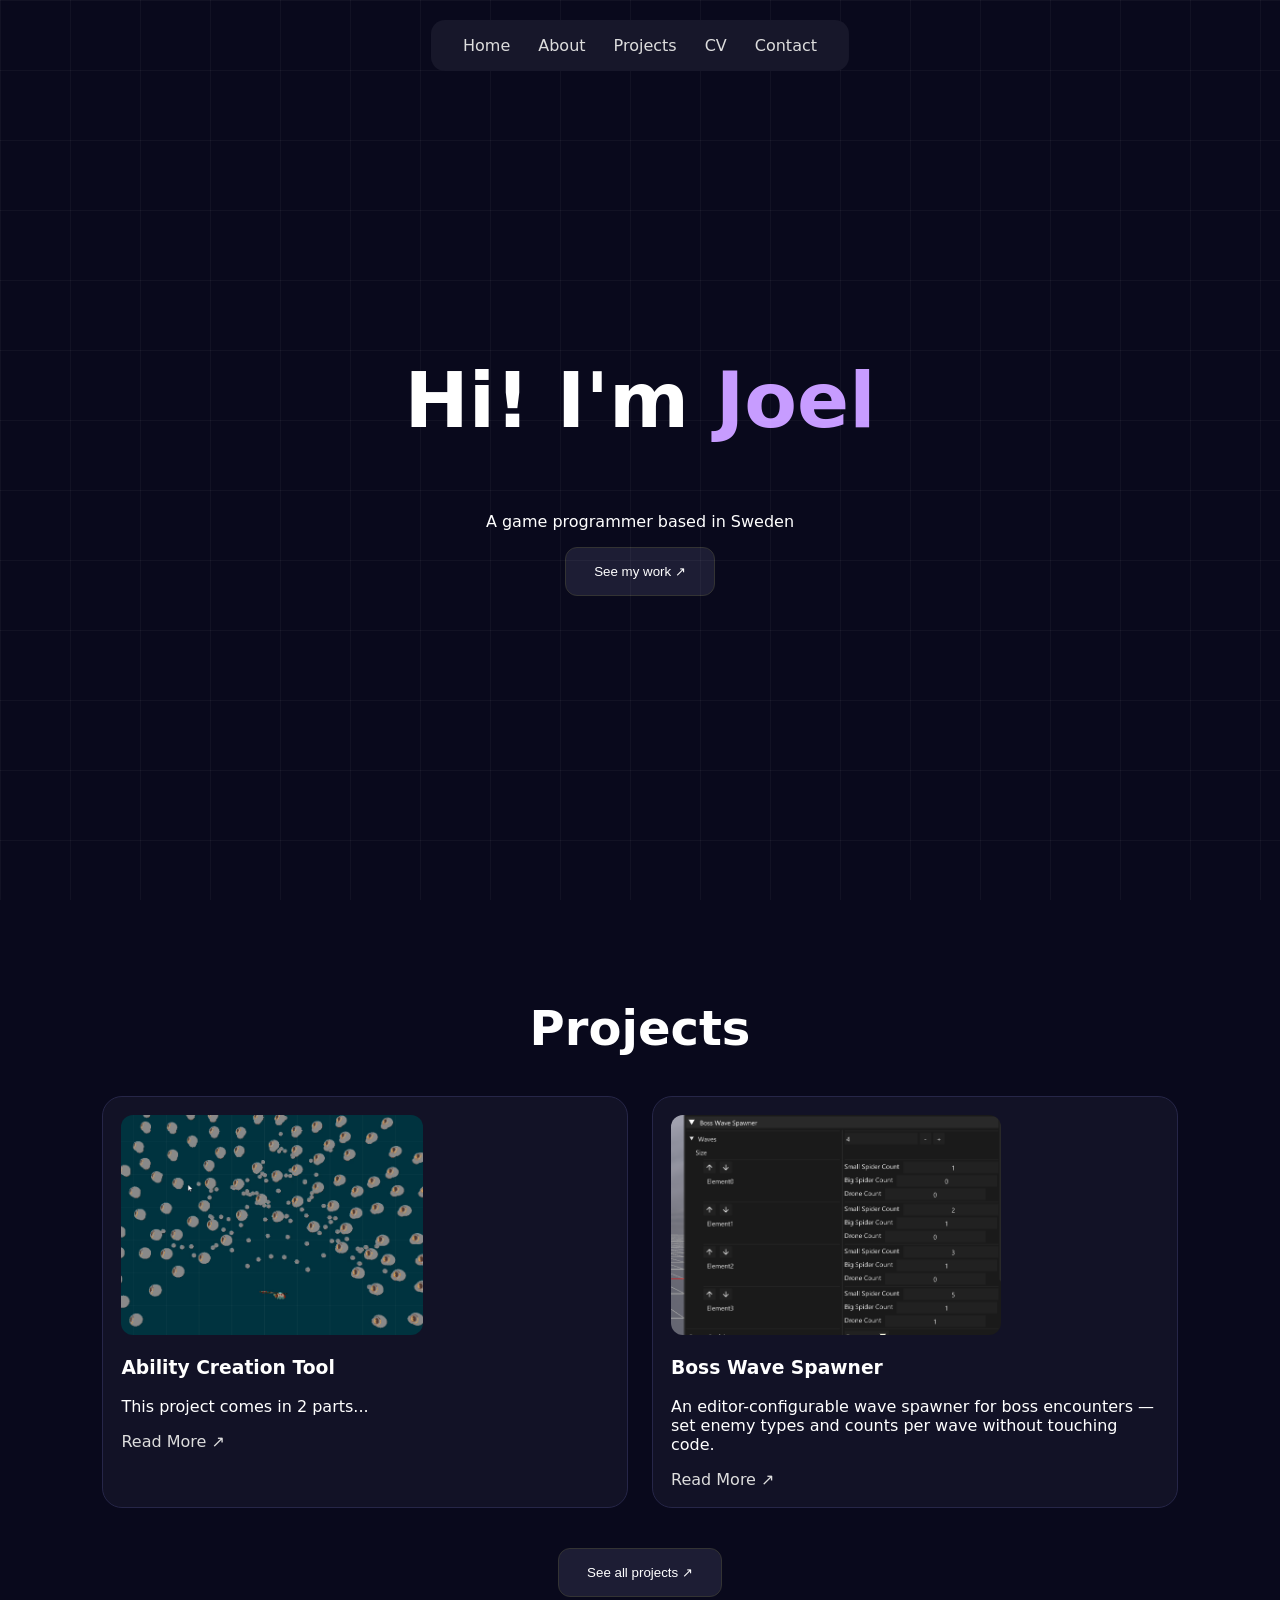
<file: index.html>
<!DOCTYPE html><html><head><meta charset="utf-8"><meta name="viewport" content="width=device-width,initial-scale=1"><link rel="stylesheet" href="css/style.css"><title>Portfolio</title></head><body>
<nav><a href="index.html">Home</a><a href="about.html">About</a><a href="projects.html">Projects</a><a href="cv.pdf" download>CV</a><a href="contact.html">Contact</a></nav>
<header class="hero"><h1>Hi! I'm <span>Joel</span></h1><p>A game programmer based in Sweden</p><button onclick="window.location='projects.html'">See my work ↗</button></header>
<section><h2>Projects</h2>
<div class="grid">
<article class="card">
<img src="media/project1mini.png" class="img" style="object-fit:cover;">
<h3>Ability Creation Tool</h3><p>This project comes in 2 parts...</p><a href="project-1.html">Read More ↗</a></article><article class="card"> <img src="media/project2mini.png" class="img" style="object-fit:cover;">
<h3>Boss Wave Spawner</h3><p>An editor-configurable wave spawner for boss encounters — set enemy types and counts per wave without touching code.</p><a href="project-2.html">Read More ↗</a></article></div>
<div style="text-align:center;margin-top:40px"><button onclick="window.location='projects.html'">See all projects ↗</button></div>
</section>
<!--<section><h2>My <span>work experience</span></h2><div class="grid small"><article class="card small"><div class="icon"></div><div><h3>TBD</h3><p>Yup..</p></div></article><article class="card small"><div class="icon"></div><div><h3>TBD</h3><p>Yup..</p></div></article><article class="card small"><div class="icon"></div><div><h3>TBD</h3><p>Yup..</p></div></article><article class="card small"><div class="icon"></div><div><h3>TBD</h3><p>Yup..</p></div></article></div></section>-->
<footer></footer>
<script src="js/main.js"></script></body></html>
</file>
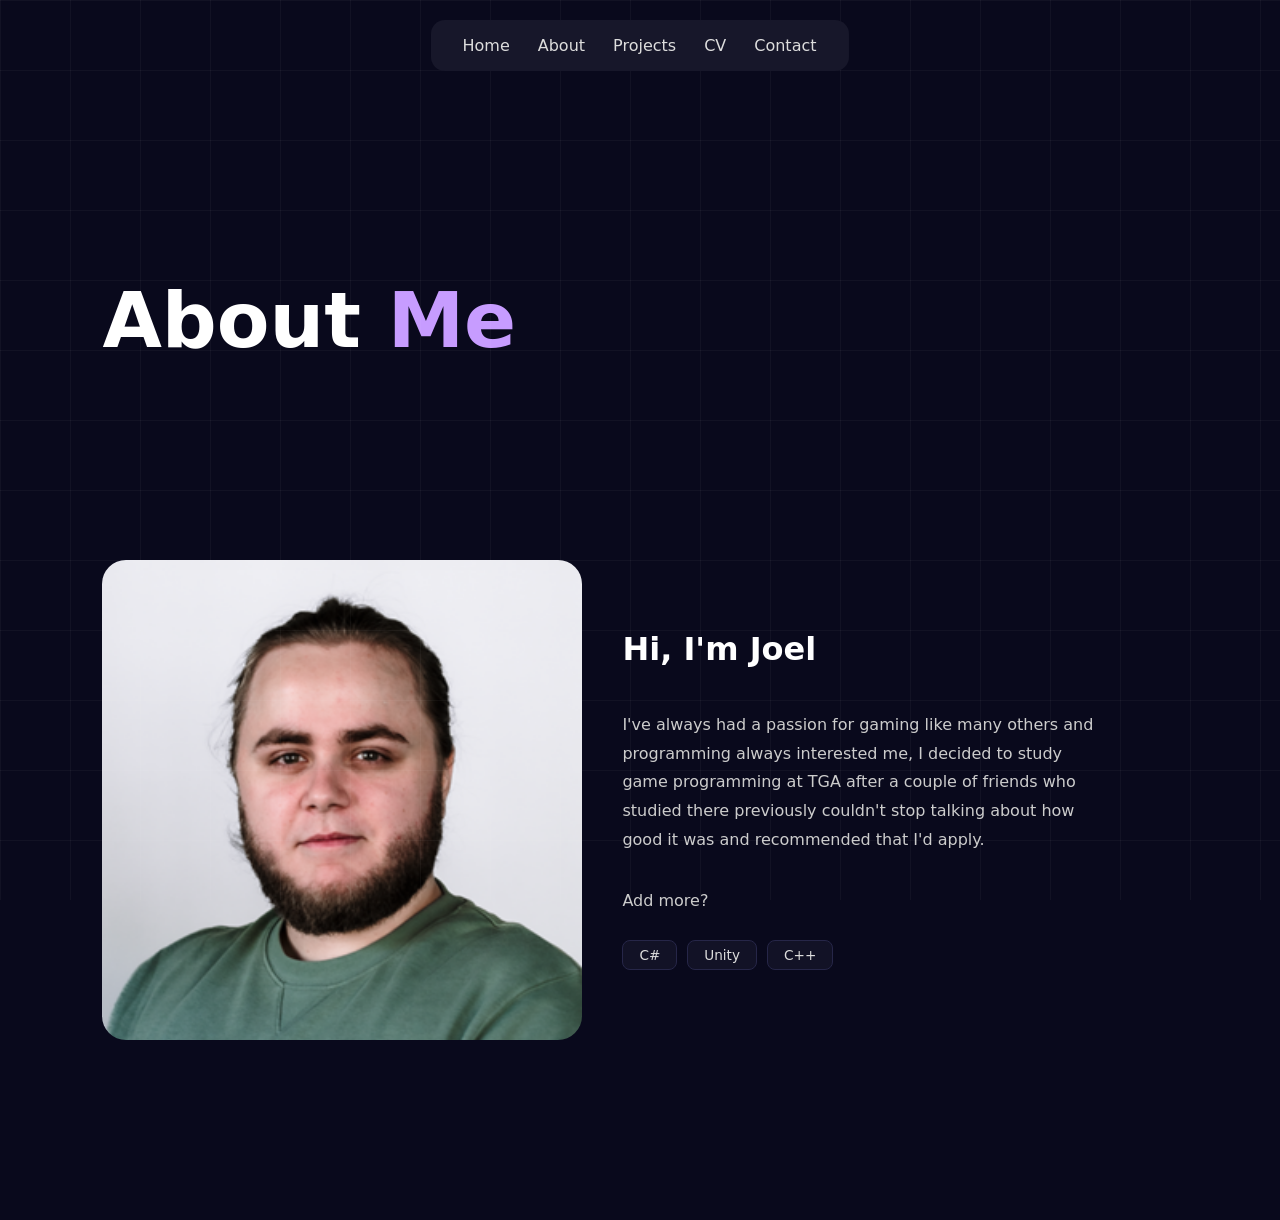
<file: about.html>
<!DOCTYPE html><html><head><meta charset="utf-8"><meta name="viewport" content="width=device-width,initial-scale=1"><link rel="stylesheet" href="css/style.css"><style>
.page-hero{min-height:40vh;display:flex;flex-direction:column;justify-content:center;padding:140px 8% 60px}
.page-hero p{color:#aaa;font-size:1.15rem;max-width:560px;line-height:1.7;margin-top:16px}
.about-grid{display:grid;grid-template-columns:1fr 1fr;gap:40px;max-width:1000px}
.avatar{width:100%;aspect-ratio:1;background:linear-gradient(135deg,#2a2a50,#0d0d1f);border-radius:24px}
.about-text{display:flex;flex-direction:column;justify-content:center}
.about-text p{color:#ccc;line-height:1.8;margin-bottom:16px}
.skills{display:flex;flex-wrap:wrap;gap:10px;margin-top:8px}
.skill{padding:6px 16px;background:#121226;border:1px solid #262648;border-radius:8px;font-size:.85rem;color:#ddd}
@media(max-width:640px){.about-grid{grid-template-columns:1fr}}
</style><title>About — Portfolio</title></head><body>
<nav>
  <a href="index.html">Home</a><a href="about.html">About</a>
  <a href="projects.html">Projects</a>
  <a href="cv.pdf" download>CV</a>
  <a href="contact.html">Contact</a>
</nav>
<div class="page-hero">
  <h1>About <span>Me</span></h1>
  <!--<p>A little bit about who I am, what I do, and what drives me.</p>-->
</div>
<section style="padding-top:0">
  <div class="about-grid">
    <img src="media/selfie.png" alt="Joel" class="avatar" style="object-fit:cover">
    <div class="about-text">
      <h2 style="text-align:left;font-size:2rem;margin-top:0">Hi, I'm Joel</h2>
      <p>I've always had a passion for gaming like many others and programming always interested me, 
	  I decided to study game programming at TGA after a couple of friends who studied there previously couldn't stop talking about how good it was and recommended that I'd apply.</p>
     <!-- <p>A second paragraph about your interests, side projects, or what you're currently working on.</p>-->
	 <p>Add more?</p>
      <div class="skills">
        <span class="skill">C#</span>
        <span class="skill">Unity</span>
        <span class="skill">C++</span>
      </div>
    </div>
  </div>
</section>
<footer></footer>
<script src="js/main.js"></script></body></html>
</file>
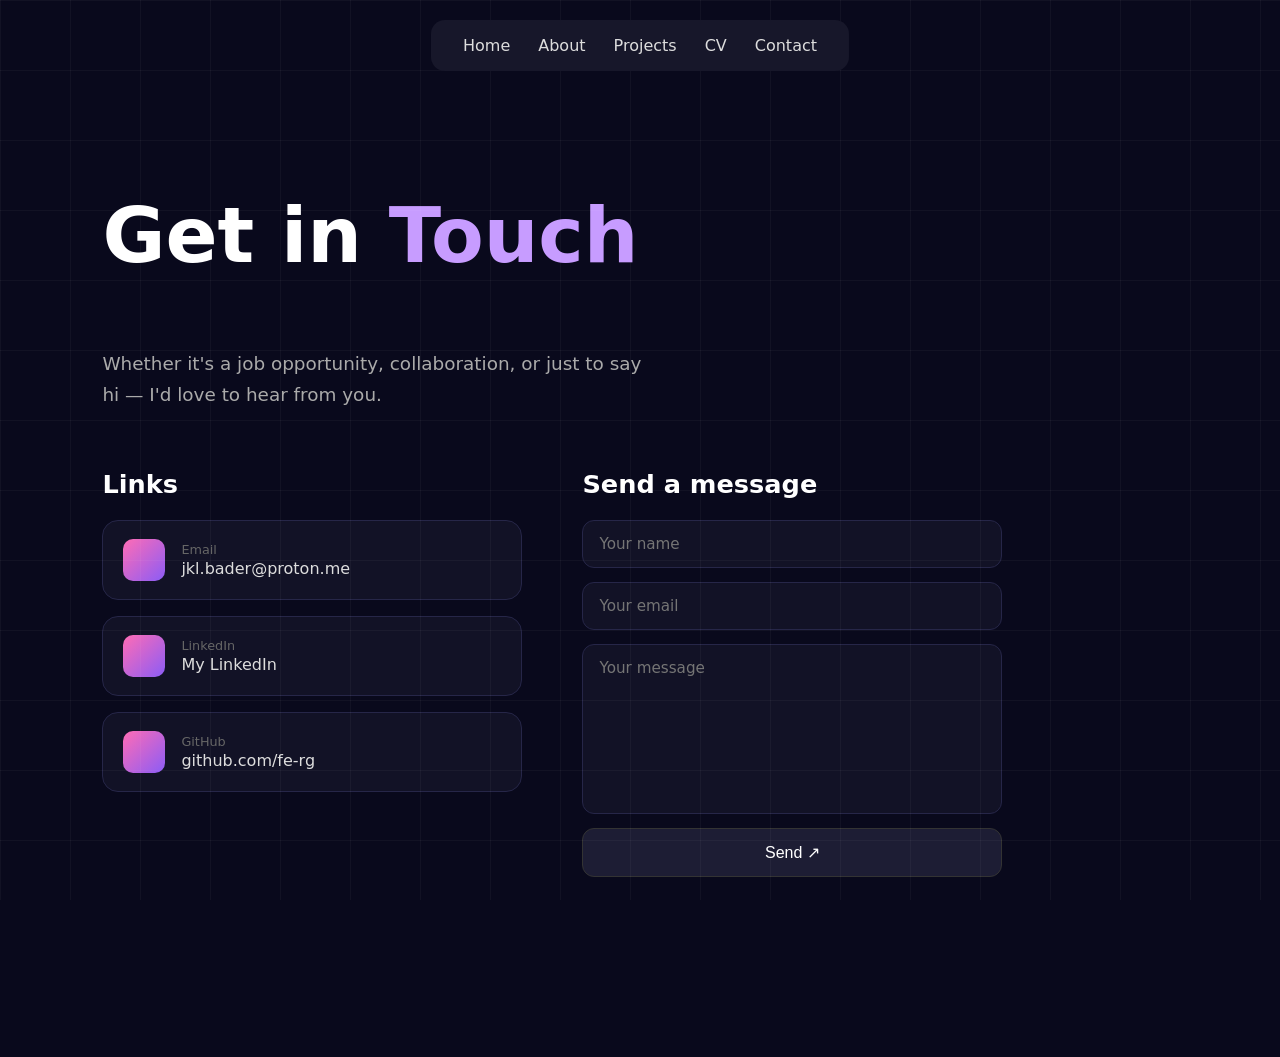
<file: contact.html>
<!DOCTYPE html><html><head><meta charset="utf-8"><meta name="viewport" content="width=device-width,initial-scale=1"><link rel="stylesheet" href="css/style.css"><style>
.page-hero{min-height:30vh;display:flex;flex-direction:column;justify-content:center;padding:140px 8% 40px}
.page-hero p{color:#aaa;font-size:1.15rem;max-width:560px;line-height:1.7;margin-top:16px}
.contact-grid{display:grid;grid-template-columns:1fr 1fr;gap:60px;max-width:900px;align-items:start}
.contact-links{display:flex;flex-direction:column;gap:16px;margin-top:8px}
.contact-link{display:flex;align-items:center;gap:16px;padding:18px 20px;background:#121226;border:1px solid #262648;border-radius:16px;color:#ddd;text-decoration:none;transition:border-color .2s}
.contact-link:hover{border-color:#c79cff}
.link-icon{width:42px;height:42px;border-radius:10px;background:linear-gradient(135deg,#ff6cb5,#8b5cf6);flex-shrink:0}
.link-body small{display:block;color:#666;font-size:.8rem;margin-bottom:2px}
.form{display:flex;flex-direction:column;gap:14px}
.form input,.form textarea{background:#121226;border:1px solid #262648;border-radius:12px;padding:14px 16px;color:#fff;font-family:inherit;font-size:.95rem;outline:none;transition:border-color .2s;resize:none}
.form input:focus,.form textarea:focus{border-color:#c79cff}
.form textarea{height:140px}
.form button{padding:14px;background:#1d1d34;color:#fff;border:1px solid #333;border-radius:12px;font-size:1rem;cursor:pointer;transition:border-color .2s}
.form button:hover{border-color:#c79cff}
@media(max-width:640px){.contact-grid{grid-template-columns:1fr}}
</style><title>Contact — Portfolio</title></head><body>
<nav>
  <a href="index.html">Home</a><a href="about.html">About</a>
  <a href="projects.html">Projects</a>
  <a href="cv.pdf" download>CV</a>
  <a href="contact.html">Contact</a>
</nav>
<div class="page-hero">
  <h1>Get in <span>Touch</span></h1>
  <p>Whether it's a job opportunity, collaboration, or just to say hi — I'd love to hear from you.</p>
</div>
<section style="padding-top:0">
  <div class="contact-grid">
    <div>
      <h2 style="text-align:left;font-size:1.6rem;margin-top:0">Links</h2>
      <div class="contact-links">
        <a href="mailto:jkl.bader@proton.me" class="contact-link">
          <div class="link-icon"></div>
          <div class="link-body"><small>Email</small>jkl.bader@proton.me</div>
        </a>
        <a href="https://www.linkedin.com/in/joel-bader/" target="_blank" class="contact-link">
          <div class="link-icon"></div>
          <div class="link-body"><small>LinkedIn</small>My LinkedIn</div>
        </a>
        <a href="https://github.com/temp" target="_blank" class="contact-link">
          <div class="link-icon"></div>
          <div class="link-body"><small>GitHub</small>github.com/fe-rg</div>
        </a>
      </div>
    </div>
    <div>
      <h2 style="text-align:left;font-size:1.6rem;margin-top:0">Send a message</h2>
      <div class="form">
        <input type="text" placeholder="Your name">
        <input type="email" placeholder="Your email">
        <textarea placeholder="Your message"></textarea>
        <button>Send ↗</button>
      </div>
    </div>
  </div>
</section>
<footer></footer>
<script src="js/main.js"></script></body></html>
</file>
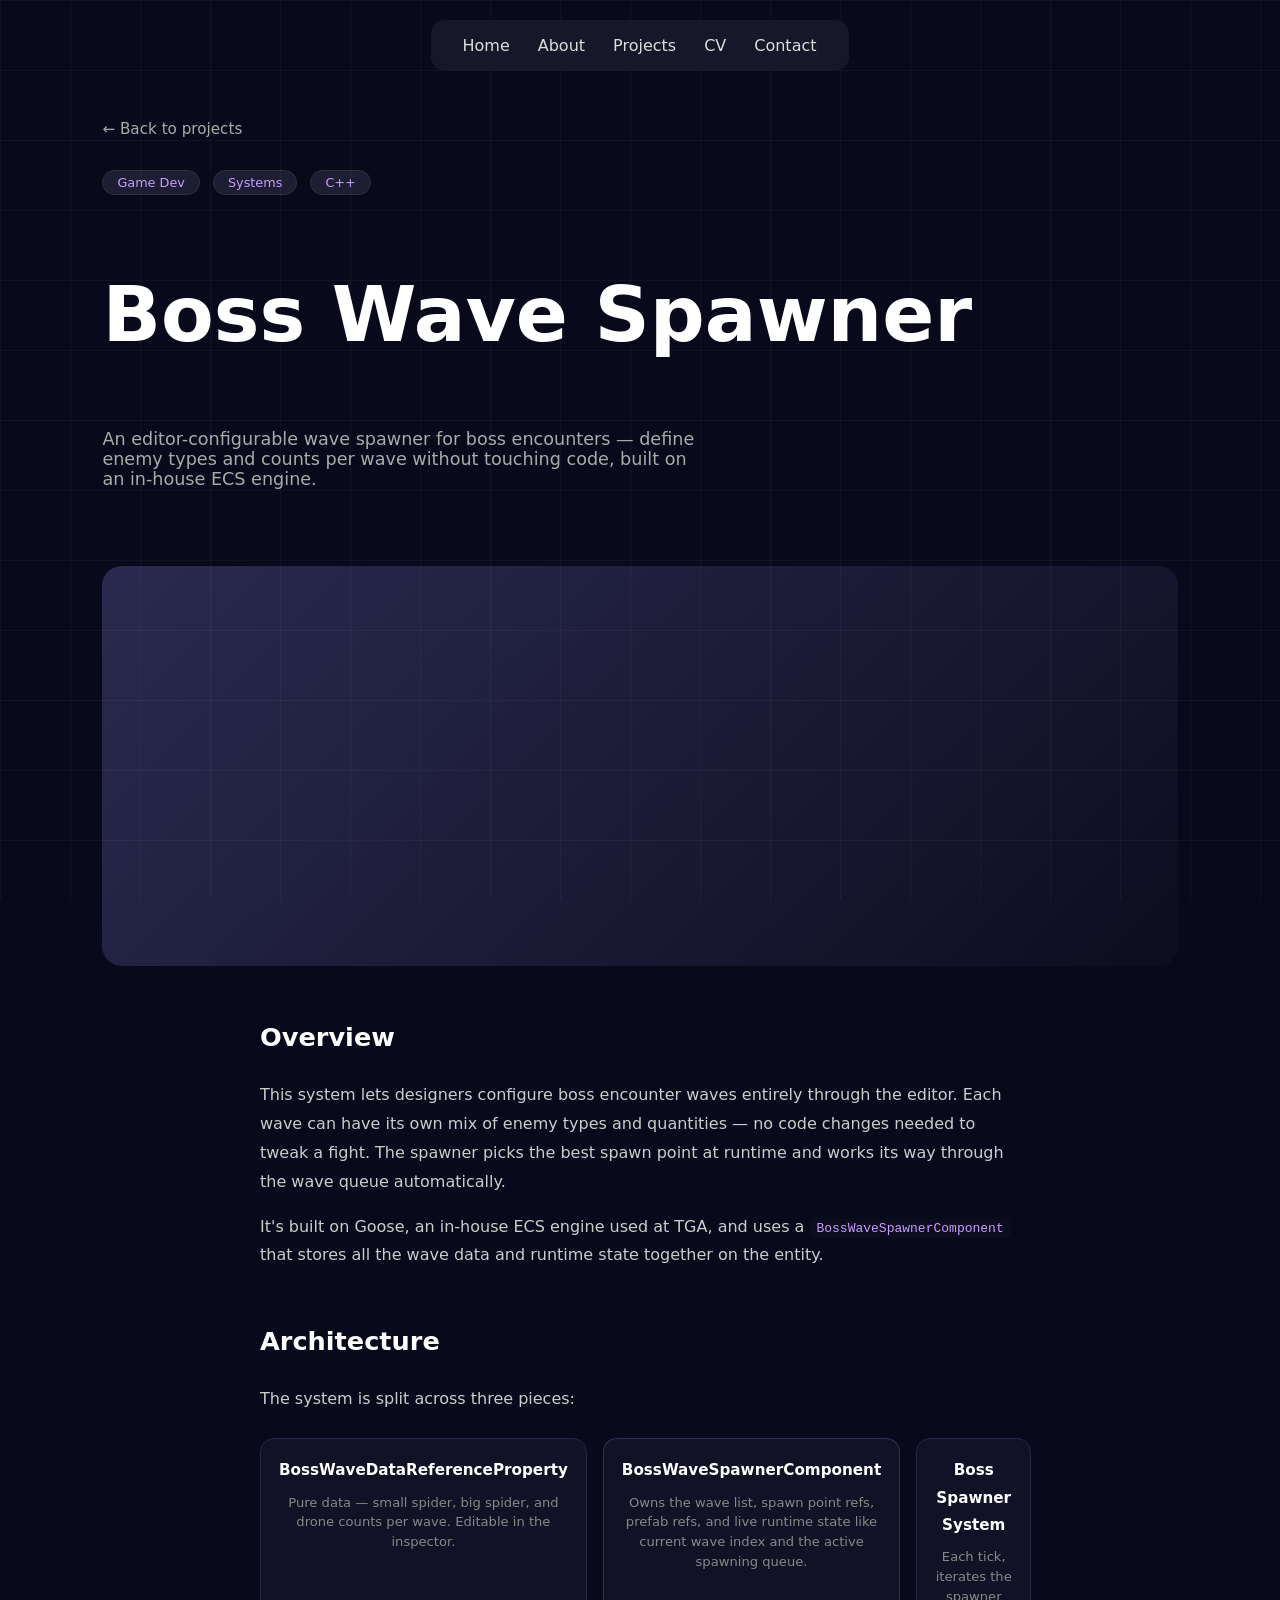
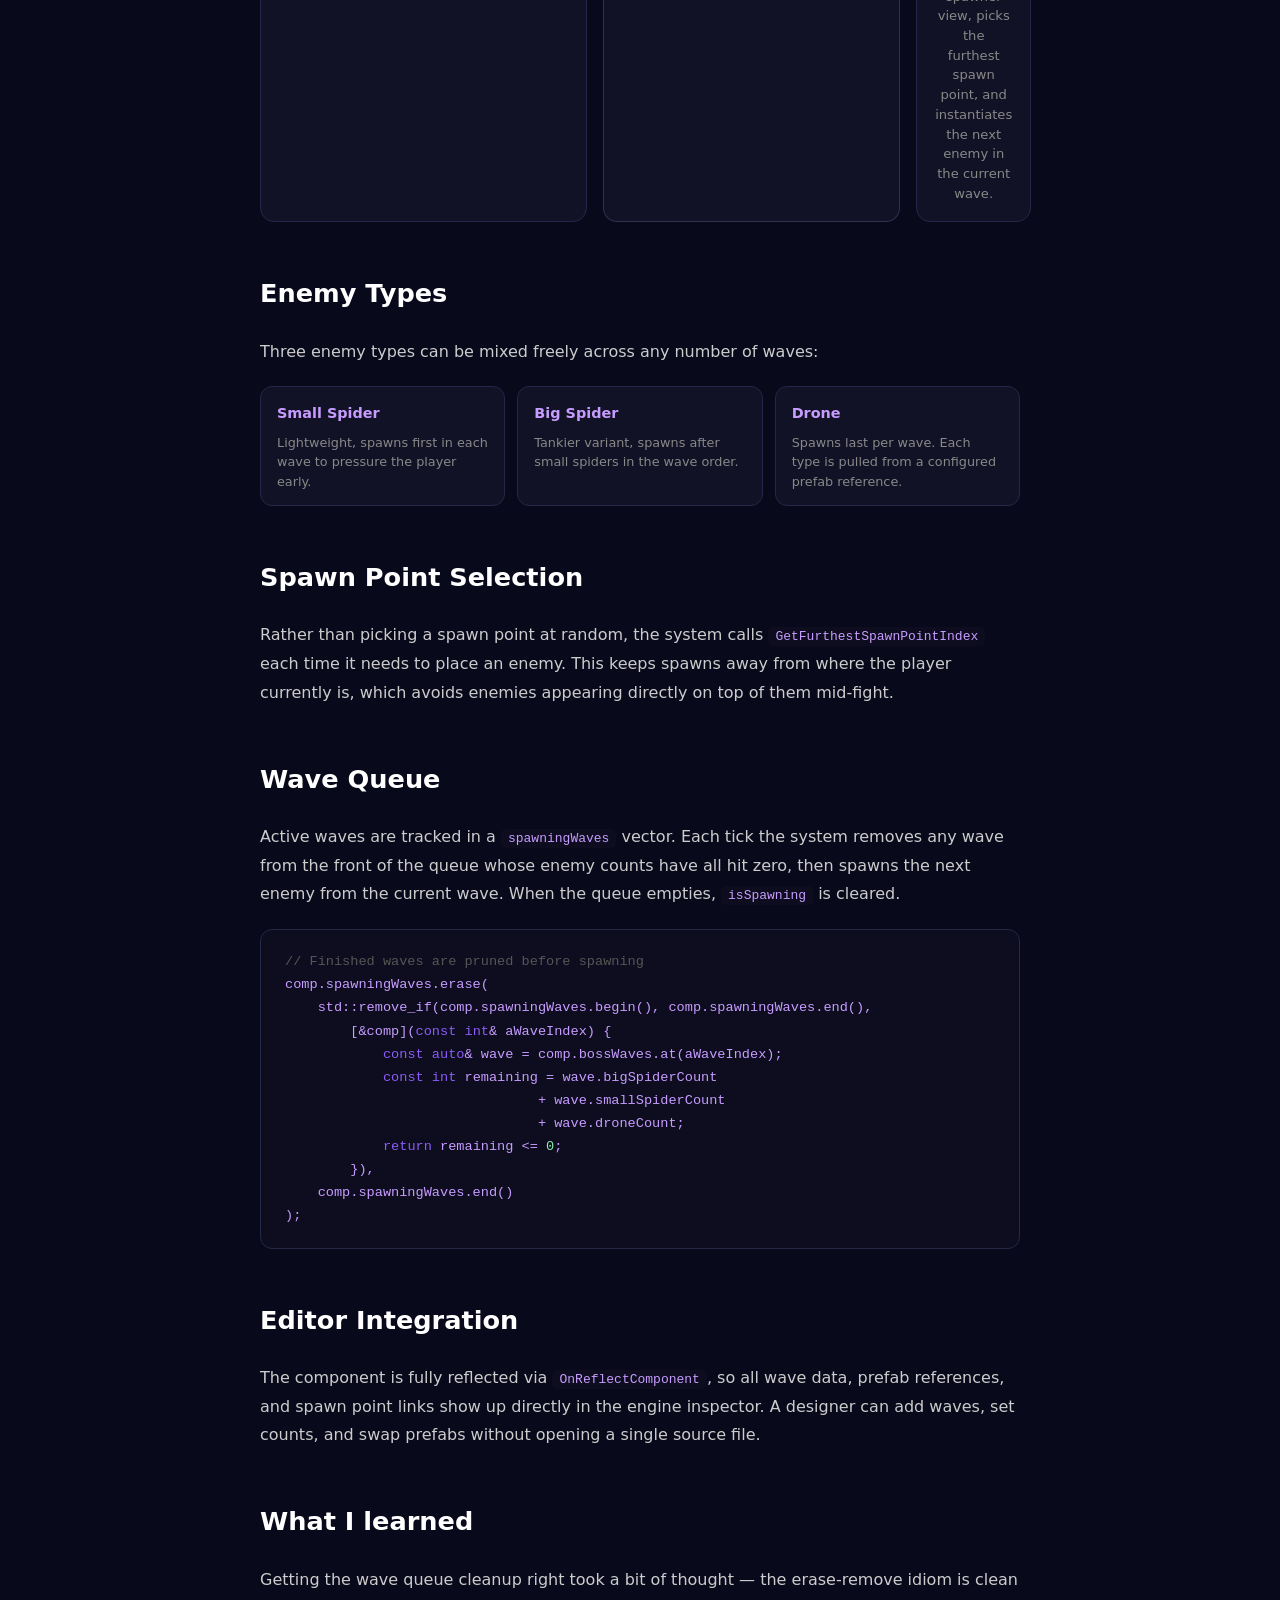
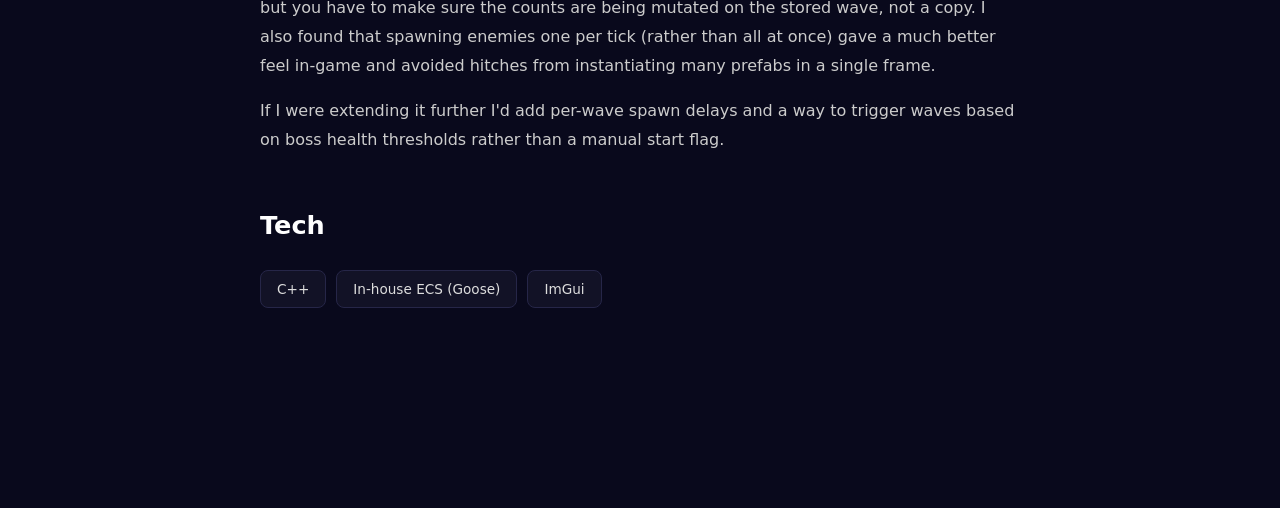
<file: project-2.html>
<!DOCTYPE html><html><head><meta charset="utf-8"><meta name="viewport" content="width=device-width,initial-scale=1"><link rel="stylesheet" href="css/style.css"><style>
.project-hero{min-height:40vh;display:flex;flex-direction:column;justify-content:center;padding:120px 8% 60px}
.back{display:inline-flex;align-items:center;gap:8px;color:#aaa;text-decoration:none;margin-bottom:32px;font-size:.95rem;transition:color .2s}
.back:hover{color:#c79cff}
.tag{display:inline-block;padding:4px 14px;background:#1d1d34;border:1px solid #333;border-radius:20px;font-size:.8rem;color:#c79cff;margin-right:8px;margin-bottom:24px}
.project-img{width:100%;height:400px;background:linear-gradient(135deg,#2a2a50,#0d0d1f);border-radius:20px;margin-bottom:48px}
.project-body{max-width:760px;margin:0 auto;line-height:1.8;color:#ccc}
.project-body h2{text-align:left;font-size:1.6rem;margin-top:48px;color:#fff}
.project-body p{margin:16px 0}
.tech-stack{display:flex;flex-wrap:wrap;gap:10px;margin-top:16px}
.tech{padding:6px 16px;background:#121226;border:1px solid #262648;border-radius:8px;font-size:.85rem;color:#ddd}
.code-block{background:#0d0d1f;border:1px solid #262648;border-radius:12px;padding:20px 24px;margin:20px 0;overflow-x:auto}
.code-block pre{margin:0;font-family:monospace;font-size:.85rem;color:#c79cff;line-height:1.7}
.code-block .comment{color:#555}
.code-block .kw{color:#8b5cf6}
.code-block .type{color:#67e8f9}
.code-block .str{color:#86efac}
.diagram{display:grid;grid-template-columns:repeat(3,1fr);gap:16px;margin:24px 0}
.diagram-box{background:#121226;border:1px solid #262648;border-radius:14px;padding:18px;text-align:center}
.diagram-box h4{margin:0 0 8px;color:#fff;font-size:.95rem}
.diagram-box p{margin:0;font-size:.82rem;color:#888;line-height:1.5}
.enemy-types{display:grid;grid-template-columns:repeat(auto-fit,minmax(160px,1fr));gap:12px;margin:20px 0}
.enemy-card{background:#121226;border:1px solid #262648;border-radius:12px;padding:14px 16px}
.enemy-card h4{margin:0 0 6px;color:#c79cff;font-size:.9rem}
.enemy-card p{margin:0;font-size:.8rem;color:#888;line-height:1.5}
@media(max-width:600px){.diagram{grid-template-columns:1fr}}
</style><title>Boss Wave Spawner — Portfolio</title></head><body>
<nav><a href="index.html">Home</a><a href="about.html">About</a><a href="projects.html">Projects</a><a href="cv.pdf" download>CV</a><a href="contact.html">Contact</a></nav>

<div class="project-hero">
  <a href="projects.html" class="back">← Back to projects</a>
  <div>
    <span class="tag">Game Dev</span>
    <span class="tag">Systems</span>
    <span class="tag">C++</span>
  </div>
  <h1>Boss Wave Spawner</h1>
  <p style="color:#aaa;font-size:1.1rem;max-width:600px">An editor-configurable wave spawner for boss encounters — define enemy types and counts per wave without touching code, built on an in-house ECS engine.</p>
</div>

<section style="padding:0 8% 80px">
  <div class="project-img"></div>

  <div class="project-body">

    <h2>Overview</h2>
    <p>
      This system lets designers configure boss encounter waves entirely through the editor. Each wave can have its own mix of enemy types and quantities —
      no code changes needed to tweak a fight. The spawner picks the best spawn point at runtime and works its way through the wave queue automatically.
    </p>
    <p>
      It's built on Goose, an in-house ECS engine used at TGA, and uses a <code style="color:#c79cff;background:#0d0d1f;padding:2px 7px;border-radius:5px">BossWaveSpawnerComponent</code>
      that stores all the wave data and runtime state together on the entity.
    </p>

    <h2>Architecture</h2>
    <p>The system is split across three pieces:</p>

    <div class="diagram">
      <div class="diagram-box">
        <h4>BossWaveDataReferenceProperty</h4>
        <p>Pure data — small spider, big spider, and drone counts per wave. Editable in the inspector.</p>
      </div>
      <div class="diagram-box" style="border-color:#c79cff33">
        <h4>BossWaveSpawnerComponent</h4>
        <p>Owns the wave list, spawn point refs, prefab refs, and live runtime state like current wave index and the active spawning queue.</p>
      </div>
      <div class="diagram-box">
        <h4>Boss Spawner System</h4>
        <p>Each tick, iterates the spawner view, picks the furthest spawn point, and instantiates the next enemy in the current wave.</p>
      </div>
    </div>

    <h2>Enemy Types</h2>
    <p>Three enemy types can be mixed freely across any number of waves:</p>

    <div class="enemy-types">
      <div class="enemy-card">
        <h4>Small Spider</h4>
        <p>Lightweight, spawns first in each wave to pressure the player early.</p>
      </div>
      <div class="enemy-card">
        <h4>Big Spider</h4>
        <p>Tankier variant, spawns after small spiders in the wave order.</p>
      </div>
      <div class="enemy-card">
        <h4>Drone</h4>
        <p>Spawns last per wave. Each type is pulled from a configured prefab reference.</p>
      </div>
    </div>

    <h2>Spawn Point Selection</h2>
    <p>
      Rather than picking a spawn point at random, the system calls <code style="color:#c79cff;background:#0d0d1f;padding:2px 7px;border-radius:5px">GetFurthestSpawnPointIndex</code>
      each time it needs to place an enemy. This keeps spawns away from where the player currently is,
      which avoids enemies appearing directly on top of them mid-fight.
    </p>

    <h2>Wave Queue</h2>
    <p>
      Active waves are tracked in a <code style="color:#c79cff;background:#0d0d1f;padding:2px 7px;border-radius:5px">spawningWaves</code> vector.
      Each tick the system removes any wave from the front of the queue whose enemy counts have all hit zero,
      then spawns the next enemy from the current wave. When the queue empties, <code style="color:#c79cff;background:#0d0d1f;padding:2px 7px;border-radius:5px">isSpawning</code> is cleared.
    </p>

    <div class="code-block"><pre><span class="comment">// Finished waves are pruned before spawning</span>
comp.spawningWaves.erase(
    std::remove_if(comp.spawningWaves.begin(), comp.spawningWaves.end(),
        [&comp](<span class="kw">const int</span>& aWaveIndex) {
            <span class="kw">const auto</span>& wave = comp.bossWaves.at(aWaveIndex);
            <span class="kw">const int</span> remaining = wave.bigSpiderCount
                               + wave.smallSpiderCount
                               + wave.droneCount;
            <span class="kw">return</span> remaining <= <span class="str">0</span>;
        }),
    comp.spawningWaves.end()
);</pre></div>

    <h2>Editor Integration</h2>
    <p>
      The component is fully reflected via <code style="color:#c79cff;background:#0d0d1f;padding:2px 7px;border-radius:5px">OnReflectComponent</code>,
      so all wave data, prefab references, and spawn point links show up directly in the engine inspector.
      A designer can add waves, set counts, and swap prefabs without opening a single source file.
    </p>

    <h2>What I learned</h2>
    <p>
      Getting the wave queue cleanup right took a bit of thought — the erase-remove idiom is clean but you have to make sure the counts are being mutated on the stored wave,
      not a copy. I also found that spawning enemies one per tick (rather than all at once) gave a much better feel in-game
      and avoided hitches from instantiating many prefabs in a single frame.
    </p>
    <p>
      If I were extending it further I'd add per-wave spawn delays and a way to trigger waves based on boss health thresholds rather than a manual start flag.
    </p>

    <h2>Tech</h2>
    <div class="tech-stack">
      <span class="tech">C++</span>
      <span class="tech">In-house ECS (Goose)</span>
      <span class="tech">ImGui</span>
    </div>

  </div>
</section>
<footer></footer>
<script src="js/main.js"></script></body></html>
</file>
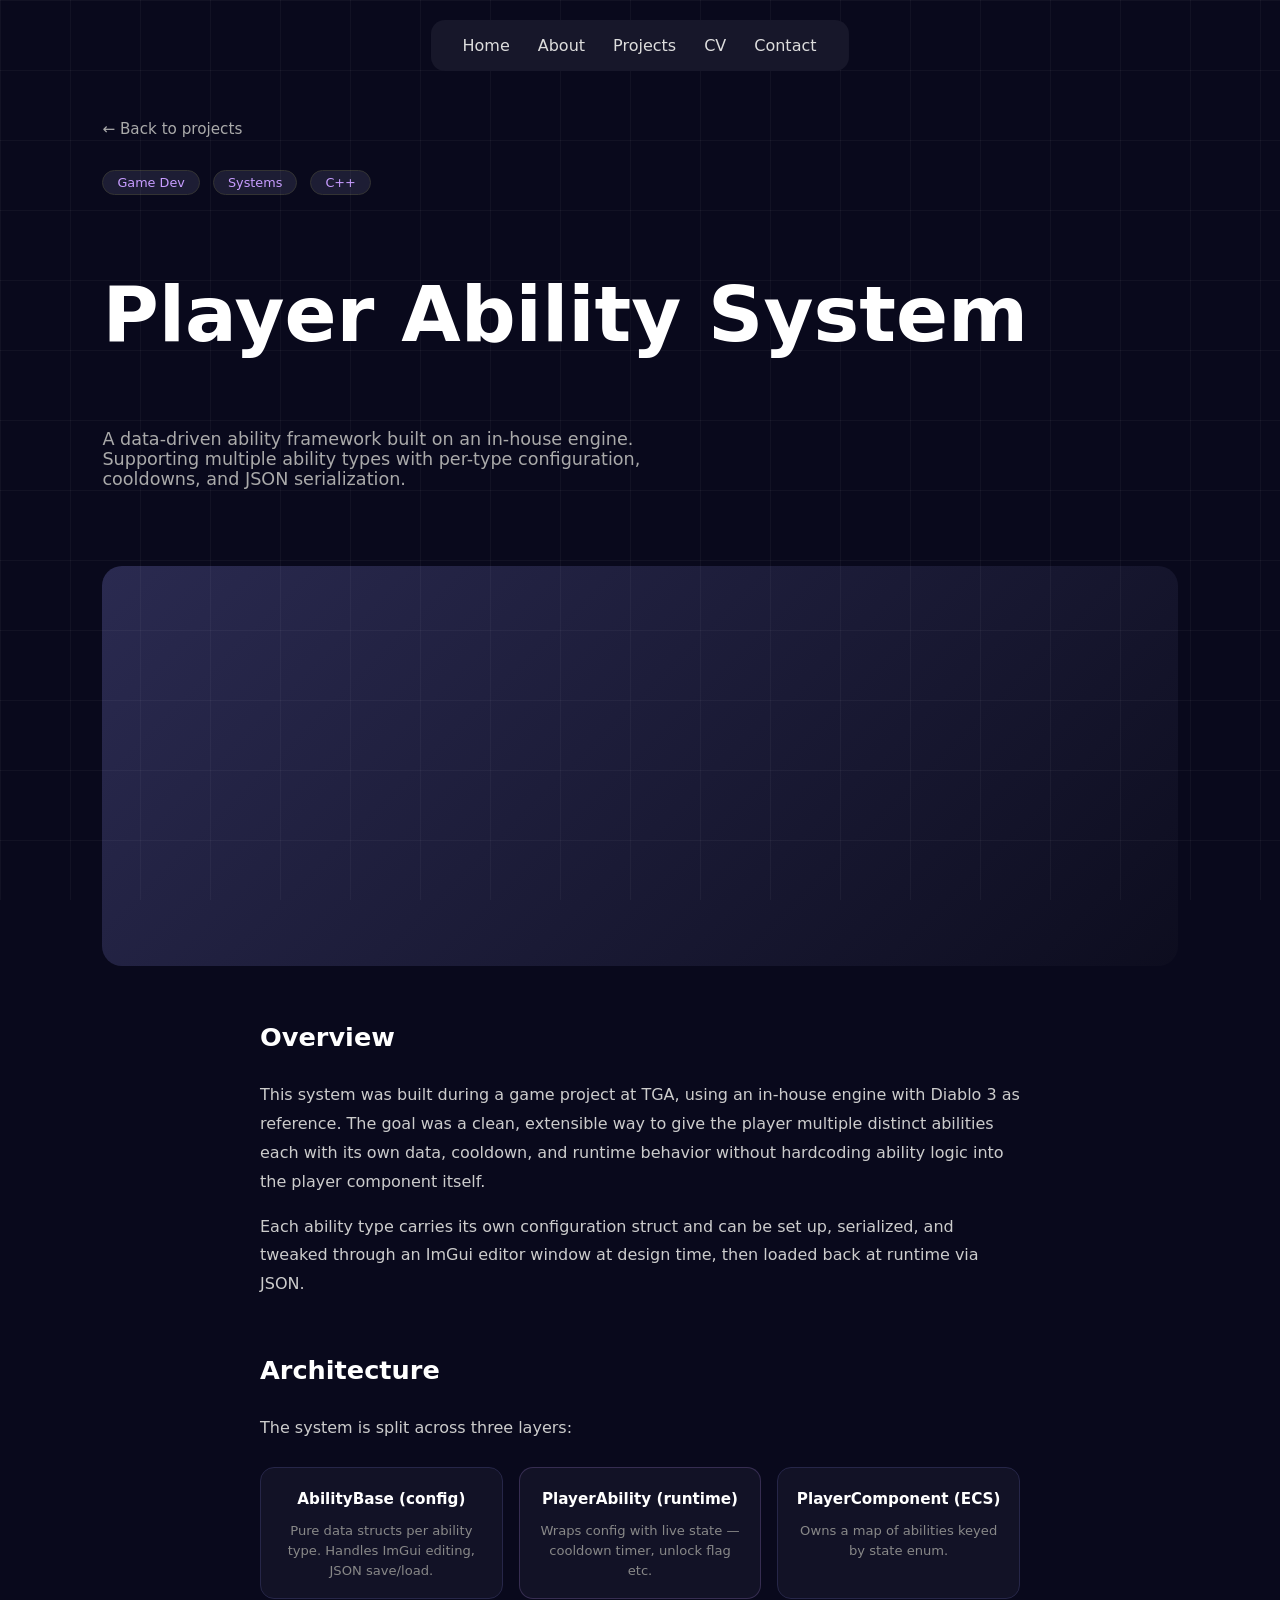
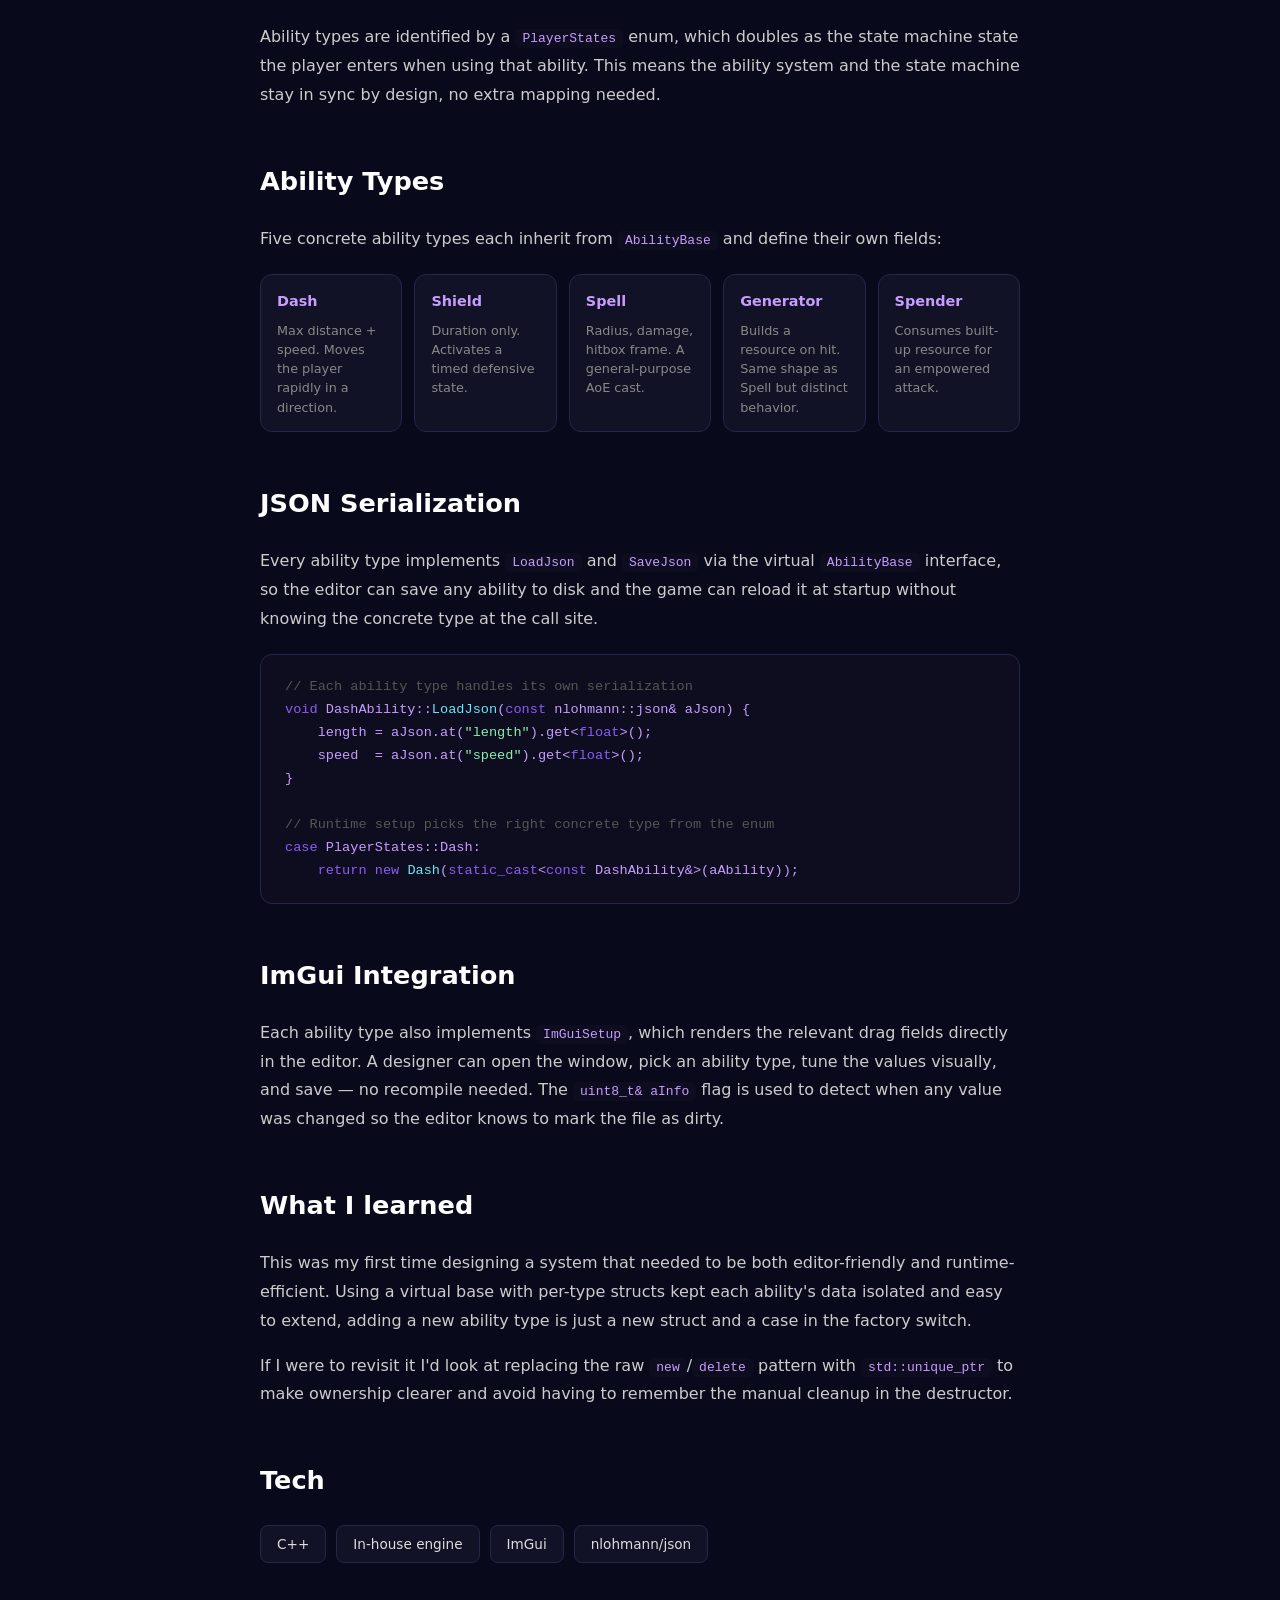
<file: project-3.html>
<!DOCTYPE html><html><head><meta charset="utf-8"><meta name="viewport" content="width=device-width,initial-scale=1"><link rel="stylesheet" href="css/style.css"><style>
.project-hero{min-height:40vh;display:flex;flex-direction:column;justify-content:center;padding:120px 8% 60px}
.back{display:inline-flex;align-items:center;gap:8px;color:#aaa;text-decoration:none;margin-bottom:32px;font-size:.95rem;transition:color .2s}
.back:hover{color:#c79cff}
.tag{display:inline-block;padding:4px 14px;background:#1d1d34;border:1px solid #333;border-radius:20px;font-size:.8rem;color:#c79cff;margin-right:8px;margin-bottom:24px}
.project-img{width:100%;height:400px;background:linear-gradient(135deg,#2a2a50,#0d0d1f);border-radius:20px;margin-bottom:48px}
.project-body{max-width:760px;margin:0 auto;line-height:1.8;color:#ccc}
.project-body h2{text-align:left;font-size:1.6rem;margin-top:48px;color:#fff}
.project-body p{margin:16px 0}
.tech-stack{display:flex;flex-wrap:wrap;gap:10px;margin-top:16px}
.tech{padding:6px 16px;background:#121226;border:1px solid #262648;border-radius:8px;font-size:.85rem;color:#ddd}
.code-block{background:#0d0d1f;border:1px solid #262648;border-radius:12px;padding:20px 24px;margin:20px 0;overflow-x:auto}
.code-block pre{margin:0;font-family:monospace;font-size:.85rem;color:#c79cff;line-height:1.7}
.code-block .comment{color:#555}
.code-block .kw{color:#8b5cf6}
.code-block .type{color:#67e8f9}
.code-block .str{color:#86efac}
.diagram{display:grid;grid-template-columns:repeat(3,1fr);gap:16px;margin:24px 0}
.diagram-box{background:#121226;border:1px solid #262648;border-radius:14px;padding:18px;text-align:center}
.diagram-box h4{margin:0 0 8px;color:#fff;font-size:.95rem}
.diagram-box p{margin:0;font-size:.82rem;color:#888;line-height:1.5}
.diagram-arrow{display:flex;align-items:center;justify-content:center;color:#555;font-size:1.4rem}
.ability-types{display:grid;grid-template-columns:repeat(auto-fit,minmax(140px,1fr));gap:12px;margin:20px 0}
.ability-card{background:#121226;border:1px solid #262648;border-radius:12px;padding:14px 16px}
.ability-card h4{margin:0 0 6px;color:#c79cff;font-size:.9rem}
.ability-card p{margin:0;font-size:.8rem;color:#888;line-height:1.5}
@media(max-width:600px){.diagram{grid-template-columns:1fr}.ability-types{grid-template-columns:1fr 1fr}}
</style><title>Player Ability System — Portfolio</title></head><body>
<nav><a href="index.html">Home</a><a href="about.html">About</a><a href="projects.html">Projects</a><a href="cv.pdf" download>CV</a><a href="contact.html">Contact</a></nav>

<div class="project-hero">
  <a href="projects.html" class="back">← Back to projects</a>
  <div>
    <span class="tag">Game Dev</span>
    <span class="tag">Systems</span>
    <span class="tag">C++</span>
  </div>
  <h1>Player Ability System</h1>
  <p style="color:#aaa;font-size:1.1rem;max-width:600px">A data-driven ability framework built on an in-house engine. Supporting multiple ability types with per-type configuration, cooldowns, and JSON serialization.</p>
</div>

<section style="padding:0 8% 80px">
  <div class="project-img"></div>

  <div class="project-body">

    <h2>Overview</h2>
    <p>
      This system was built during a game project at TGA, using an in-house engine with Diablo 3 as reference.
      The goal was a clean, extensible way to give the player multiple distinct abilities each with its own data, cooldown, and runtime behavior
      without hardcoding ability logic into the player component itself.
    </p>
    <p>
      Each ability type carries its own configuration struct and can be set up, serialized, and tweaked through an ImGui editor window at design time,
      then loaded back at runtime via JSON.
    </p>

    <h2>Architecture</h2>
    <p>The system is split across three layers:</p>

    <div class="diagram">
      <div class="diagram-box">
        <h4>AbilityBase (config)</h4>
        <p>Pure data structs per ability type. Handles ImGui editing, JSON save/load.</p>
      </div>
      <div class="diagram-box" style="border-color:#c79cff33">
        <h4>PlayerAbility (runtime)</h4>
        <p>Wraps config with live state — cooldown timer, unlock flag etc.</p>
      </div>
      <div class="diagram-box">
        <h4>PlayerComponent (ECS)</h4>
        <p>Owns a map of abilities keyed by state enum.</p>
      </div>
    </div>

    <p>
      Ability types are identified by a <code style="color:#c79cff;background:#0d0d1f;padding:2px 7px;border-radius:5px">PlayerStates</code> enum,
      which doubles as the state machine state the player enters when using that ability.
      This means the ability system and the state machine stay in sync by design, no extra mapping needed.
    </p>

    <h2>Ability Types</h2>
    <p>Five concrete ability types each inherit from <code style="color:#c79cff;background:#0d0d1f;padding:2px 7px;border-radius:5px">AbilityBase</code> and define their own fields:</p>

    <div class="ability-types">
      <div class="ability-card">
        <h4>Dash</h4>
        <p>Max distance + speed. Moves the player rapidly in a direction.</p>
      </div>
      <div class="ability-card">
        <h4>Shield</h4>
        <p>Duration only. Activates a timed defensive state.</p>
      </div>
      <div class="ability-card">
        <h4>Spell</h4>
        <p>Radius, damage, hitbox frame. A general-purpose AoE cast.</p>
      </div>
      <div class="ability-card">
        <h4>Generator</h4>
        <p>Builds a resource on hit. Same shape as Spell but distinct behavior.</p>
      </div>
      <div class="ability-card">
        <h4>Spender</h4>
        <p>Consumes built-up resource for an empowered attack.</p>
      </div>
    </div>

    <h2>JSON Serialization</h2>
    <p>
      Every ability type implements <code style="color:#c79cff;background:#0d0d1f;padding:2px 7px;border-radius:5px">LoadJson</code> and <code style="color:#c79cff;background:#0d0d1f;padding:2px 7px;border-radius:5px">SaveJson</code>
      via the virtual <code style="color:#c79cff;background:#0d0d1f;padding:2px 7px;border-radius:5px">AbilityBase</code> interface,
      so the editor can save any ability to disk and the game can reload it at startup without knowing the concrete type at the call site.
    </p>

    <div class="code-block"><pre><span class="comment">// Each ability type handles its own serialization</span>
<span class="kw">void</span> DashAbility::<span class="type">LoadJson</span>(<span class="kw">const</span> nlohmann::json& aJson) {
    length = aJson.at(<span class="str">"length"</span>).get&lt;<span class="kw">float</span>&gt;();
    speed  = aJson.at(<span class="str">"speed"</span>).get&lt;<span class="kw">float</span>&gt;();
}

<span class="comment">// Runtime setup picks the right concrete type from the enum</span>
<span class="kw">case</span> PlayerStates::Dash:
    <span class="kw">return new</span> <span class="type">Dash</span>(<span class="kw">static_cast</span>&lt;<span class="kw">const</span> DashAbility&&gt;(aAbility));</pre></div>

    <h2>ImGui Integration</h2>
    <p>
      Each ability type also implements <code style="color:#c79cff;background:#0d0d1f;padding:2px 7px;border-radius:5px">ImGuiSetup</code>,
      which renders the relevant drag fields directly in the editor. A designer can open the window, pick an ability type,
      tune the values visually, and save — no recompile needed.
      The <code style="color:#c79cff;background:#0d0d1f;padding:2px 7px;border-radius:5px">uint8_t& aInfo</code> flag is used to
      detect when any value was changed so the editor knows to mark the file as dirty.
    </p>

    <h2>What I learned</h2>
    <p>
      This was my first time designing a system that needed to be both editor-friendly and runtime-efficient.
      Using a virtual base with per-type structs kept each ability's data isolated and easy to extend,
      adding a new ability type is just a new struct and a case in the factory switch.
    </p>
    <p>
      If I were to revisit it I'd look at replacing the raw <code style="color:#c79cff;background:#0d0d1f;padding:2px 7px;border-radius:5px">new</code>/<code style="color:#c79cff;background:#0d0d1f;padding:2px 7px;border-radius:5px">delete</code> pattern
      with <code style="color:#c79cff;background:#0d0d1f;padding:2px 7px;border-radius:5px">std::unique_ptr</code> to make ownership clearer and avoid having to remember the manual cleanup in the destructor.
    </p>

    <h2>Tech</h2>
    <div class="tech-stack">
      <span class="tech">C++</span>
      <span class="tech">In-house engine</span>
      <span class="tech">ImGui</span>
      <span class="tech">nlohmann/json</span>
    </div>

  </div>
</section>
<footer></footer>
<script src="js/main.js"></script></body></html>
</file>
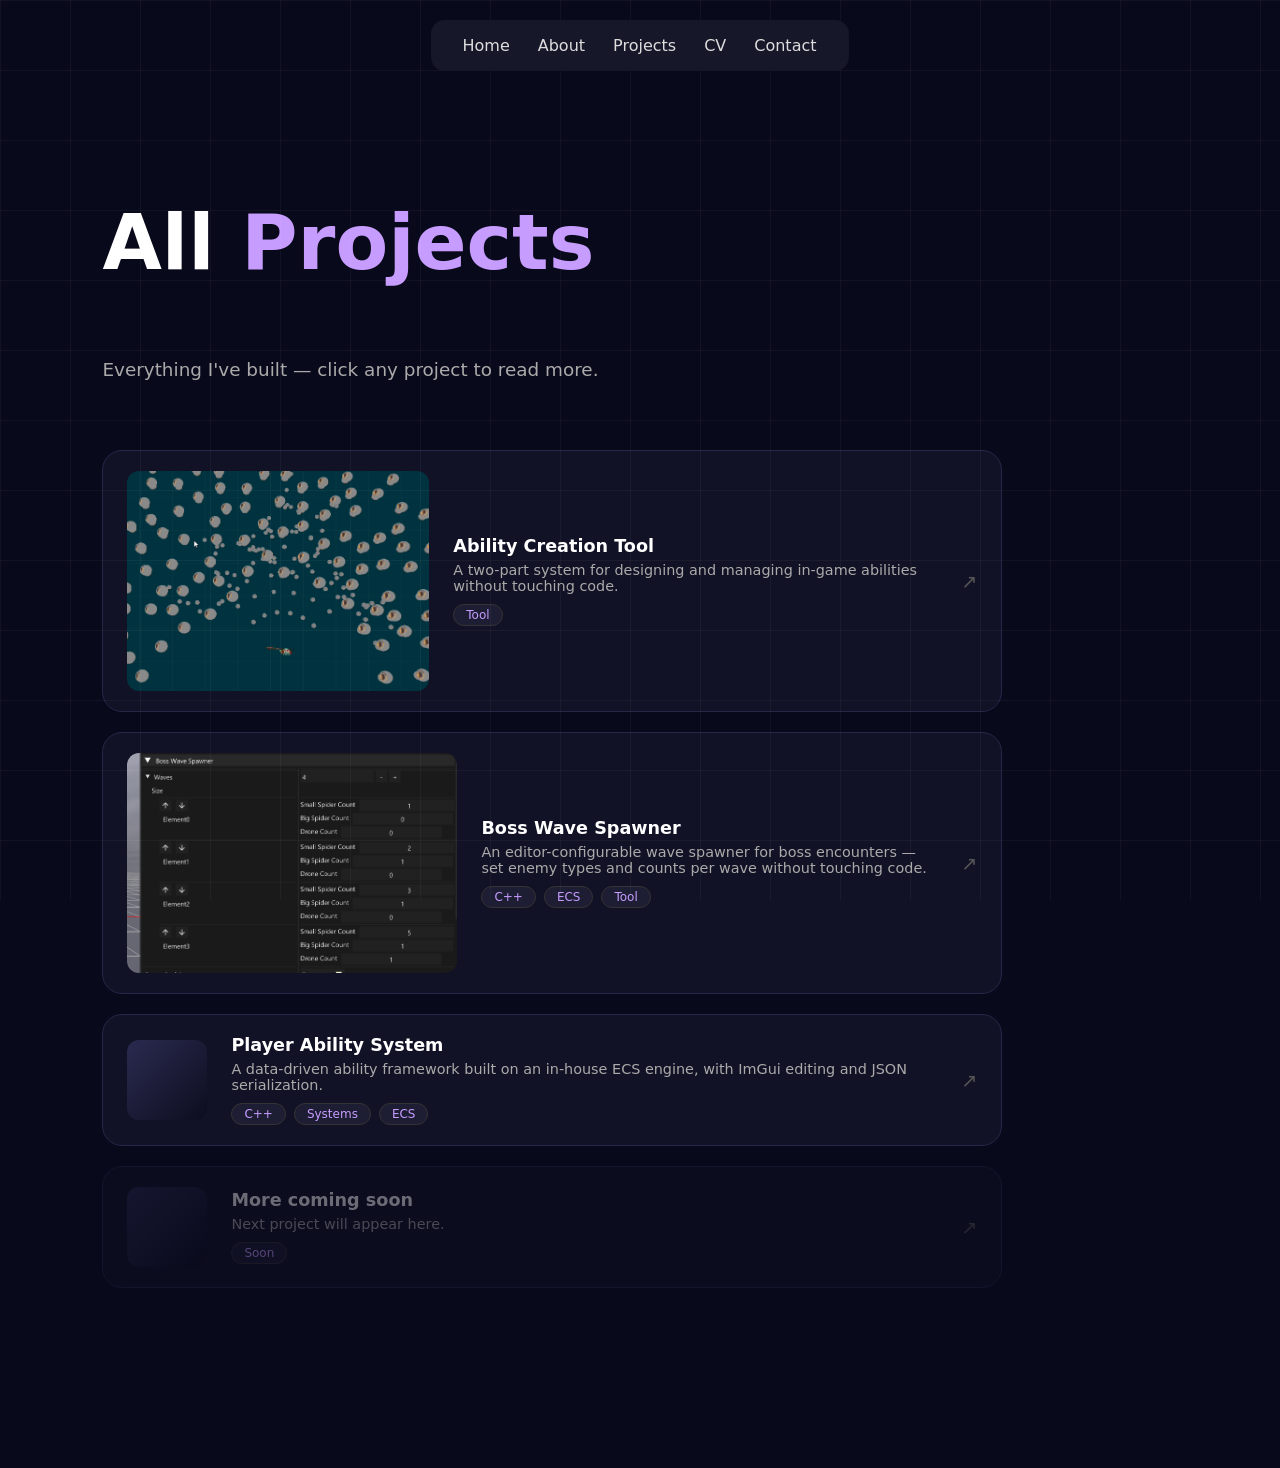
<file: projects.html>
<!DOCTYPE html><html><head><meta charset="utf-8"><meta name="viewport" content="width=device-width,initial-scale=1"><link rel="stylesheet" href="css/style.css"><style>
.page-hero{min-height:30vh;display:flex;flex-direction:column;justify-content:center;padding:140px 8% 40px}
.page-hero p{color:#aaa;font-size:1.15rem;max-width:560px;line-height:1.7;margin-top:16px}
.project-list{display:flex;flex-direction:column;gap:20px;max-width:900px}
.project-row{display:flex;align-items:center;gap:24px;background:#121226;border:1px solid #262648;border-radius:20px;padding:20px 24px;text-decoration:none;color:inherit;transition:border-color .2s,transform .2s}
.project-row:hover{border-color:#c79cff;transform:translateX(6px)}
.row-thumb{width:80px;height:80px;flex-shrink:0;background:linear-gradient(135deg,#2a2a50,#0d0d1f);border-radius:12px}
.row-body{flex:1}
.row-body h3{margin:0 0 6px;font-size:1.1rem}
.row-body p{margin:0;color:#aaa;font-size:.9rem}
.row-tags{display:flex;gap:8px;margin-top:10px}
.tag{padding:3px 12px;background:#1d1d34;border:1px solid #333;border-radius:20px;font-size:.75rem;color:#c79cff}
.row-arrow{color:#555;font-size:1.2rem;flex-shrink:0}
.project-row:hover .row-arrow{color:#c79cff}
.coming-soon{opacity:.4;pointer-events:none}
</style><title>Projects — Portfolio</title></head><body>
<nav>
  <a href="index.html">Home</a><a href="about.html">About</a>
  <a href="projects.html">Projects</a>
  <a href="cv.pdf" download>CV</a>
  <a href="contact.html">Contact</a>
</nav>
<div class="page-hero">
  <h1>All <span>Projects</span></h1>
  <p>Everything I've built — click any project to read more.</p>
</div>
<section style="padding-top:0">
  <div class="project-list">
    <a href="project-1.html" class="project-row">
      <img src="media/project1mini.png" class="img" style="object-fit:cover;">
      <div class="row-body">
        <h3>Ability Creation Tool</h3>
        <p>A two-part system for designing and managing in-game abilities without touching code.</p>
        <div class="row-tags"><span class="tag">Tool</span></div>
      </div>
      <span class="row-arrow">↗</span>
    </a>
    <a href="project-2.html" class="project-row">
	  <img src="media/project2mini.png" class="img" style="object-fit:cover;">
      <div class="row-body">
        <h3>Boss Wave Spawner</h3>
        <p>An editor-configurable wave spawner for boss encounters — set enemy types and counts per wave without touching code.</p>
        <div class="row-tags"><span class="tag">C++</span><span class="tag">ECS</span><span class="tag">Tool</span></div>
      </div>
      <span class="row-arrow">↗</span>
    </a>
    <a href="project-3.html" class="project-row">
      <div class="row-thumb"></div>
      <div class="row-body">
        <h3>Player Ability System</h3>
        <p>A data-driven ability framework built on an in-house ECS engine, with ImGui editing and JSON serialization.</p>
        <div class="row-tags"><span class="tag">C++</span><span class="tag">Systems</span><span class="tag">ECS</span></div>
      </div>
      <span class="row-arrow">↗</span>
    </a>
    <!-- Add future projects below this line -->
    <div class="project-row coming-soon">
      <div class="row-thumb"></div>
      <div class="row-body">
        <h3>More coming soon</h3>
        <p>Next project will appear here.</p>
        <div class="row-tags"><span class="tag">Soon</span></div>
      </div>
      <span class="row-arrow">↗</span>
    </div>
  </div>
</section>
<footer></footer>
<script src="js/main.js"></script></body></html>
</file>
<file: css/style.css>
body{margin:0;background:#09091c;color:#fff;font-family:system-ui,sans-serif}nav{position:fixed;top:20px;left:50%;transform:translateX(-50%);display:flex;gap:28px;padding:16px 32px;background:#17172a;border-radius:14px}a{color:#ddd;text-decoration:none}body:before{content:"";position:fixed;inset:0;background-image:linear-gradient(rgba(255,255,255,.04) 1px,transparent 1px),linear-gradient(90deg,rgba(255,255,255,.04) 1px,transparent 1px);background-size:70px 70px;pointer-events:none}.hero{min-height:100vh;display:flex;flex-direction:column;justify-content:center;align-items:center;text-align:center}h1{font-size:clamp(3rem,6vw,5rem)}span{color:#c79cff}button{padding:16px 28px;background:#1d1d34;color:#fff;border:1px solid #333;border-radius:12px}section{padding:60px 8%}h2{text-align:center;font-size:3rem}.grid{display:grid;grid-template-columns:repeat(auto-fit,minmax(320px,1fr));gap:24px}.card{background:#121226;border:1px solid #262648;border-radius:20px;padding:18px}.img{height:220px;background:linear-gradient(135deg,#2a2a50,#0d0d1f);border-radius:12px}.small{display:flex;align-items:center}.icon{width:72px;height:72px;border-radius:50%;background:linear-gradient(135deg,#ff6cb5,#8b5cf6);margin-right:16px}footer{padding:60px;color:#aaa}
</file>
